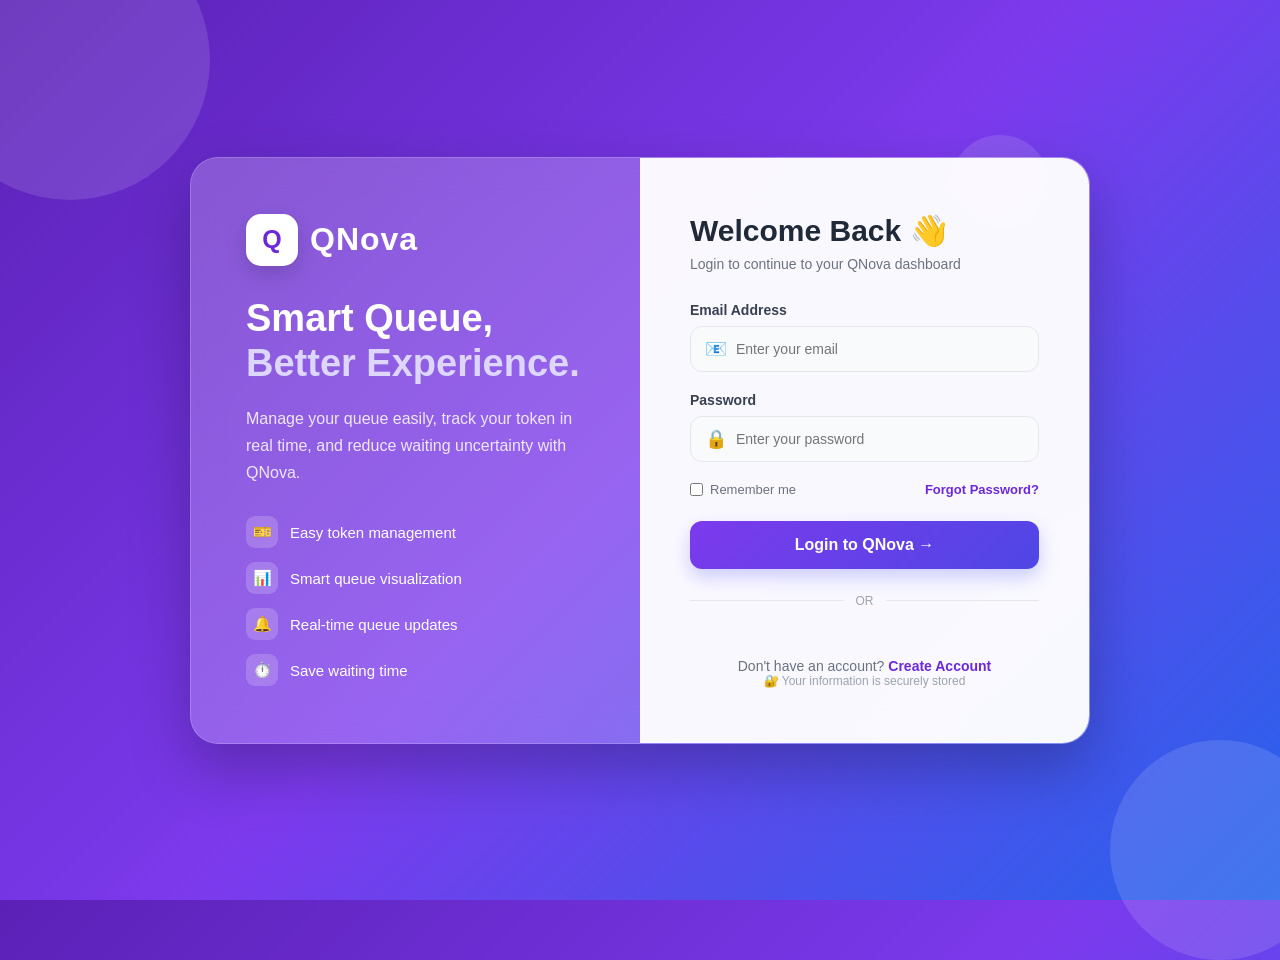
<file: index.html>
<!DOCTYPE html>
<html lang="en">
<head>
    <meta charset="UTF-8">
    <meta name="viewport" content="width=device-width, initial-scale=1.0">
    <title>QNova | Login</title>

    <style>
        * {
            margin: 0;
            padding: 0;
            box-sizing: border-box;
            font-family: "Segoe UI", Arial, sans-serif;
        }

        body {
            min-height: 100vh;
            display: flex;
            justify-content: center;
            align-items: center;
            background: linear-gradient(135deg, #5b21b6, #7c3aed, #2563eb);
            overflow: hidden;
            position: relative;
        }

        /* Background circles */
        .circle {
            position: absolute;
            border-radius: 50%;
            background: rgba(255, 255, 255, 0.12);
            animation: float 6s infinite ease-in-out;
        }

        .circle.one {
            width: 280px;
            height: 280px;
            top: -80px;
            left: -70px;
        }

        .circle.two {
            width: 220px;
            height: 220px;
            bottom: -60px;
            right: -50px;
            animation-delay: 2s;
        }

        .circle.three {
            width: 100px;
            height: 100px;
            top: 15%;
            right: 18%;
            animation-delay: 1s;
        }

        @keyframes float {
            0%, 100% {
                transform: translateY(0);
            }

            50% {
                transform: translateY(-20px);
            }
        }

        /* Main container */
        .login-container {
            width: 900px;
            max-width: 92%;
            min-height: 560px;
            display: flex;
            background: rgba(255, 255, 255, 0.15);
            backdrop-filter: blur(18px);
            -webkit-backdrop-filter: blur(18px);
            border: 1px solid rgba(255, 255, 255, 0.25);
            border-radius: 28px;
            overflow: hidden;
            box-shadow: 0 25px 60px rgba(0, 0, 0, 0.25);
            position: relative;
            z-index: 2;
        }

        /* Left side */
        .welcome-section {
            width: 50%;
            padding: 55px;
            color: white;
            display: flex;
            flex-direction: column;
            justify-content: center;
            background: rgba(255, 255, 255, 0.08);
        }

        .logo {
            display: flex;
            align-items: center;
            gap: 12px;
            margin-bottom: 30px;
        }

        .logo-icon {
            width: 52px;
            height: 52px;
            border-radius: 15px;
            background: white;
            color: #6d28d9;
            display: flex;
            justify-content: center;
            align-items: center;
            font-size: 25px;
            font-weight: bold;
            box-shadow: 0 8px 20px rgba(0,0,0,0.15);
        }

        .logo h1 {
            font-size: 32px;
            letter-spacing: 1px;
        }

        .welcome-section h2 {
            font-size: 38px;
            line-height: 1.2;
            margin-bottom: 18px;
        }

        .welcome-section h2 span {
            color: #ddd6fe;
        }

        .welcome-section p {
            font-size: 16px;
            line-height: 1.7;
            color: rgba(255,255,255,0.85);
            margin-bottom: 30px;
        }

        .features {
            display: flex;
            flex-direction: column;
            gap: 14px;
        }

        .feature {
            display: flex;
            align-items: center;
            gap: 12px;
            font-size: 15px;
        }

        .feature-icon {
            width: 32px;
            height: 32px;
            background: rgba(255,255,255,0.18);
            border-radius: 9px;
            display: flex;
            align-items: center;
            justify-content: center;
        }

        /* Right side */
        .login-section {
            width: 50%;
            background: rgba(255,255,255,0.96);
            padding: 55px 50px;
            display: flex;
            flex-direction: column;
            justify-content: center;
        }

        .login-section h2 {
            color: #1f2937;
            font-size: 30px;
            margin-bottom: 8px;
        }

        .login-subtitle {
            color: #6b7280;
            font-size: 14px;
            margin-bottom: 30px;
        }

        /* Form */
        .form-group {
            margin-bottom: 20px;
        }

        .form-group label {
            display: block;
            color: #374151;
            font-size: 14px;
            font-weight: 600;
            margin-bottom: 8px;
        }

        .input-box {
            position: relative;
        }

        .input-box span {
            position: absolute;
            left: 15px;
            top: 50%;
            transform: translateY(-50%);
            font-size: 18px;
        }

        .input-box input {
            width: 100%;
            padding: 14px 15px 14px 45px;
            border: 1.5px solid #e5e7eb;
            border-radius: 12px;
            outline: none;
            font-size: 14px;
            transition: 0.3s;
            background: #f9fafb;
        }

        .input-box input:focus {
            border-color: #7c3aed;
            background: white;
            box-shadow: 0 0 0 4px rgba(124,58,237,0.10);
        }

        .login-options {
            display: flex;
            justify-content: space-between;
            align-items: center;
            margin-bottom: 24px;
            font-size: 13px;
        }

        .remember {
            display: flex;
            align-items: center;
            gap: 7px;
            color: #6b7280;
        }

        .forgot {
            color: #6d28d9;
            text-decoration: none;
            font-weight: 600;
        }

        /* Login button */
        .login-btn {
            width: 100%;
            padding: 15px;
            border: none;
            border-radius: 12px;
            background: linear-gradient(135deg, #7c3aed, #4f46e5);
            color: white;
            font-size: 16px;
            font-weight: 600;
            cursor: pointer;
            transition: 0.3s;
            box-shadow: 0 8px 18px rgba(99,102,241,0.3);
        }

        .login-btn:hover {
            transform: translateY(-2px);
            box-shadow: 0 12px 25px rgba(99,102,241,0.4);
        }

        .signup-text {
            text-align: center;
            margin-top: 25px;
            color: #6b7280;
            font-size: 14px;
        }

        .signup-text a {
            color: #6d28d9;
            text-decoration: none;
            font-weight: 700;
        }

        .divider {
            display: flex;
            align-items: center;
            gap: 12px;
            margin: 25px 0;
            color: #9ca3af;
            font-size: 12px;
        }

        .divider::before,
        .divider::after {
            content: "";
            flex: 1;
            height: 1px;
            background: #e5e7eb;
        }

        .secure-text {
            text-align: center;
            color: #9ca3af;
            font-size: 12px;
        }

        /* Mobile */
        @media (max-width: 750px) {

            .login-container {
                flex-direction: column;
                min-height: auto;
            }

            .welcome-section,
            .login-section {
                width: 100%;
            }

            .welcome-section {
                padding: 35px;
            }

            .welcome-section h2 {
                font-size: 28px;
            }

            .features {
                display: none;
            }

            .login-section {
                padding: 40px 30px;
            }
        }
    </style>
</head>

<body>

    <!-- Background -->
    <div class="circle one"></div>
    <div class="circle two"></div>
    <div class="circle three"></div>

    <div class="login-container">

        <!-- LEFT SIDE -->
        <div class="welcome-section">

            <div class="logo">
                <div class="logo-icon">Q</div>
                <h1>QNova</h1>
            </div>

            <h2>
                Smart Queue,
                <span>Better Experience.</span>
            </h2>

            <p>
                Manage your queue easily, track your token in real time,
                and reduce waiting uncertainty with QNova.
            </p>

            <div class="features">

                <div class="feature">
                    <div class="feature-icon">🎫</div>
                    <span>Easy token management</span>
                </div>

                <div class="feature">
                    <div class="feature-icon">📊</div>
                    <span>Smart queue visualization</span>
                </div>

                <div class="feature">
                    <div class="feature-icon">🔔</div>
                    <span>Real-time queue updates</span>
                </div>

                <div class="feature">
                    <div class="feature-icon">⏱️</div>
                    <span>Save waiting time</span>
                </div>

            </div>

        </div>


        <!-- RIGHT SIDE -->
        <div class="login-section">

            <h2>Welcome Back 👋</h2>

            <p class="login-subtitle">
                Login to continue to your QNova dashboard
            </p>

            <form id="loginForm">

                <div class="form-group">

                    <label>Email Address</label>

                    <div class="input-box">
                        <span>📧</span>

                        <input
                            type="email"
                            id="email"
                            placeholder="Enter your email"
                            required
                        >
                    </div>

                </div>


                <div class="form-group">

                    <label>Password</label>

                    <div class="input-box">
                        <span>🔒</span>

                        <input
                            type="password"
                            id="password"
                            placeholder="Enter your password"
                            required
                        >
                    </div>

                </div>


                <div class="login-options">

                    <label class="remember">
                        <input type="checkbox">
                        Remember me
                    </label>

                    <a href="#" class="forgot">
                        Forgot Password?
                    </a>

                </div>


                <button type="submit" class="login-btn">
                    Login to QNova →
                </button>

            </form>


            <div class="divider">
                OR
            </div>


            <p class="signup-text">
                Don't have an account?
                <a href="signup.html">Create Account</a>
            </p>

            <p class="secure-text">
                🔐 Your information is securely stored
            </p>

        </div>

    </div>


    <!-- LOGIN SCRIPT -->
    <script>

        document.getElementById("loginForm").addEventListener("submit", function(event) {

            event.preventDefault();

            const email = document.getElementById("email").value.trim();
            const password = document.getElementById("password").value.trim();

            if (email === "" || password === "") {
                alert("Please enter your email and password.");
                return;
            }

            // Save login information
            localStorage.setItem("qNovaEmail", email);

            // Get name from email
            const name = email.split("@")[0];

            localStorage.setItem("qNovaName", name);

            // Go to dashboard
            window.location.href = "dashboard.html";

        });

    </script>

</body>
</html>
</file>
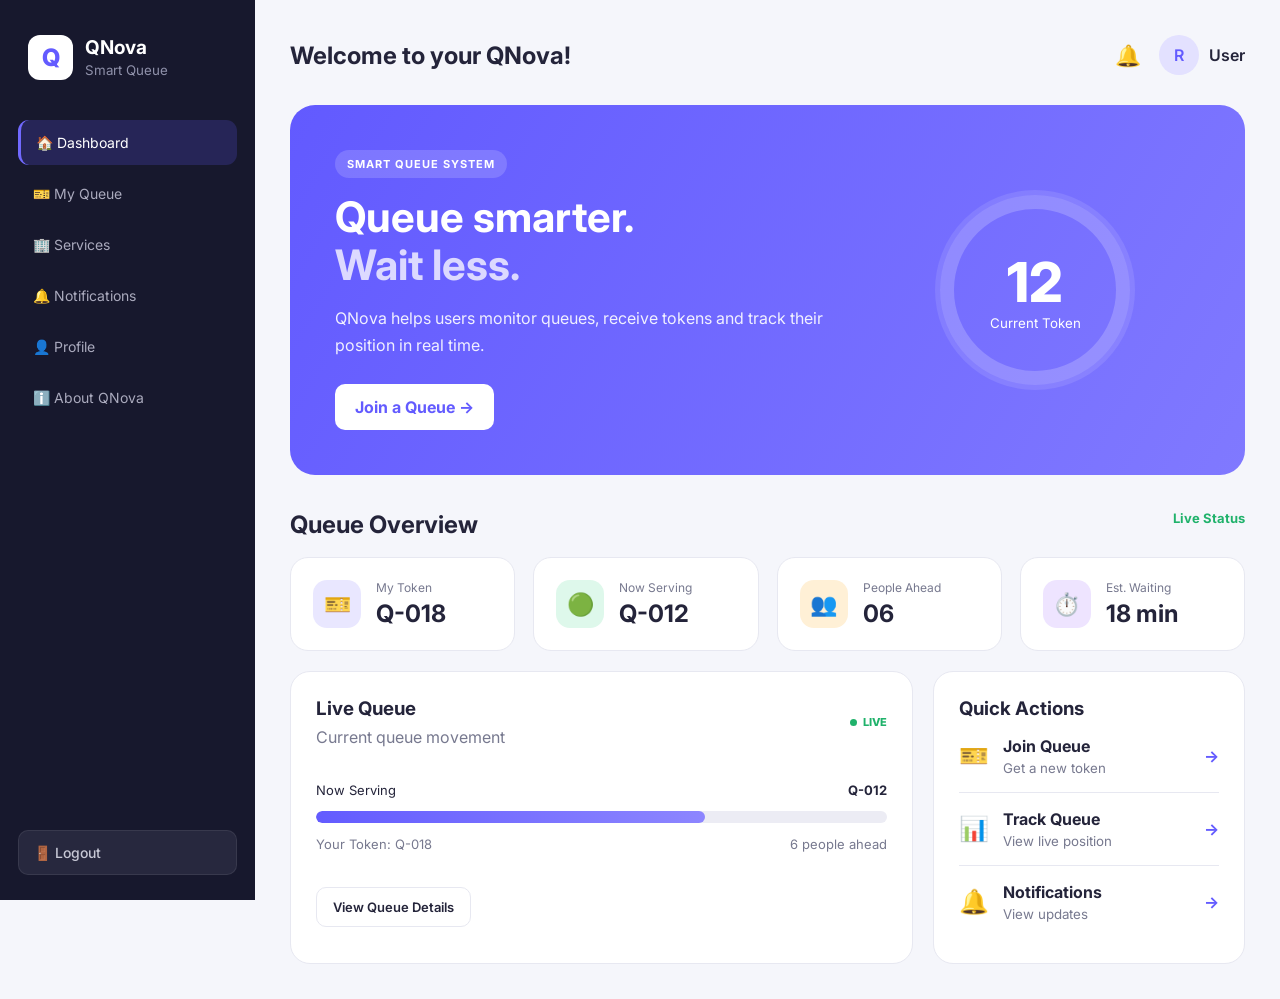
<file: dashboard.html>
<!DOCTYPE html>
<html lang="en">
<head>
    <meta charset="UTF-8">
    <meta name="viewport" content="width=device-width, initial-scale=1.0">
    <title>QNova | Dashboard</title>
    <link rel="stylesheet" href="style.css">
</head>

<body>

<div class="app">

    <aside class="sidebar">

        <div class="brand">
            <div class="logo small">Q</div>
            <div>
                <h2>QNova</h2>
                <small>Smart Queue</small>
            </div>
        </div>

        <nav>
            <a class="active" href="dashboard.html">🏠 Dashboard</a>
            <a href="queue.html">🎫 My Queue</a>
            <a href="services.html">🏢 Services</a>
            <a href="notifications.html">🔔 Notifications</a>
            <a href="profile.html">👤 Profile</a>
            <a href="about.html">ℹ️ About QNova</a>
        </nav>

        <div class="sidebar-bottom">
            <button onclick="logoutUser()" class="logout-btn">
                🚪 Logout
            </button>
        </div>

    </aside>

    <main class="main">

        <header class="topbar">
            <div>
                
                <h2 >  Welcome to your QNova!</h2>
            </div>

            <div class="top-actions">
                <a href="notifications.html" class="notification">🔔</a>
                <div class="user-mini">
                    <div class="avatar">R</div>
                    <span id="userName">User</span>
                </div>
            </div>
        </header>

        <section class="hero">

            <div>
                <span class="badge">SMART QUEUE SYSTEM</span>

                <h2>Queue smarter.<br>
                    <span>Wait less.</span>
                </h2>

                <p>
                    QNova helps users monitor queues, receive tokens
                    and track their position in real time.
                </p>

                <a href="services.html" class="hero-btn">
                    Join a Queue →
                </a>
            </div>

            <div class="hero-visual">
                <div class="circle">
                    <div class="queue-number">12</div>
                    <small>Current Token</small>
                </div>
            </div>

        </section>

        <div class="section-title">
            <h2>Queue Overview</h2>
            <span>Live Status</span>
        </div>

        <section class="stats-grid">

            <div class="stat-card">
                <div class="stat-icon">🎫</div>
                <div>
                    <p>My Token</p>
                    <h2>Q-018</h2>
                </div>
            </div>

            <div class="stat-card">
                <div class="stat-icon green">🟢</div>
                <div>
                    <p>Now Serving</p>
                    <h2>Q-012</h2>
                </div>
            </div>

            <div class="stat-card">
                <div class="stat-icon orange">👥</div>
                <div>
                    <p>People Ahead</p>
                    <h2>06</h2>
                </div>
            </div>

            <div class="stat-card">
                <div class="stat-icon purple">⏱️</div>
                <div>
                    <p>Est. Waiting</p>
                    <h2>18 min</h2>
                </div>
            </div>

        </section>

        <section class="dashboard-grid">

            <div class="panel">

                <div class="panel-header">
                    <div>
                        <h3>Live Queue</h3>
                        <p class="muted">Current queue movement</p>
                    </div>

                    <span class="live">
                        <i></i> LIVE
                    </span>
                </div>

                <div class="queue-progress">
                    <div class="progress-info">
                        <span>Now Serving</span>
                        <strong>Q-012</strong>
                    </div>

                    <div class="progress-bar">
                        <div style="width:68%"></div>
                    </div>

                    <div class="queue-end">
                        <span>Your Token: Q-018</span>
                        <span>6 people ahead</span>
                    </div>
                </div>

                <a href="queue.html" class="outline-btn">
                    View Queue Details
                </a>

            </div>

            <div class="panel quick-panel">

                <h3>Quick Actions</h3>

                <a href="services.html" class="quick-item">
                    <span>🎫</span>
                    <div>
                        <strong>Join Queue</strong>
                        <small>Get a new token</small>
                    </div>
                    <b>→</b>
                </a>

                <a href="queue.html" class="quick-item">
                    <span>📊</span>
                    <div>
                        <strong>Track Queue</strong>
                        <small>View live position</small>
                    </div>
                    <b>→</b>
                </a>

                <a href="notifications.html" class="quick-item">
                    <span>🔔</span>
                    <div>
                        <strong>Notifications</strong>
                        <small>View updates</small>
                    </div>
                    <b>→</b>
                </a>

            </div>

        </section>

    </main>

</div>
<script>
function logoutUser() {
    const confirmLogout = confirm("Are you sure you want to logout from QNova?");

    if (confirmLogout) {
        // Clear login information
        localStorage.clear();
        sessionStorage.clear();

        // Go back to the login/home page
        window.location.href = "index.html";
    }
}
</script>
</body>
</html>

</body>
</html>
</file>
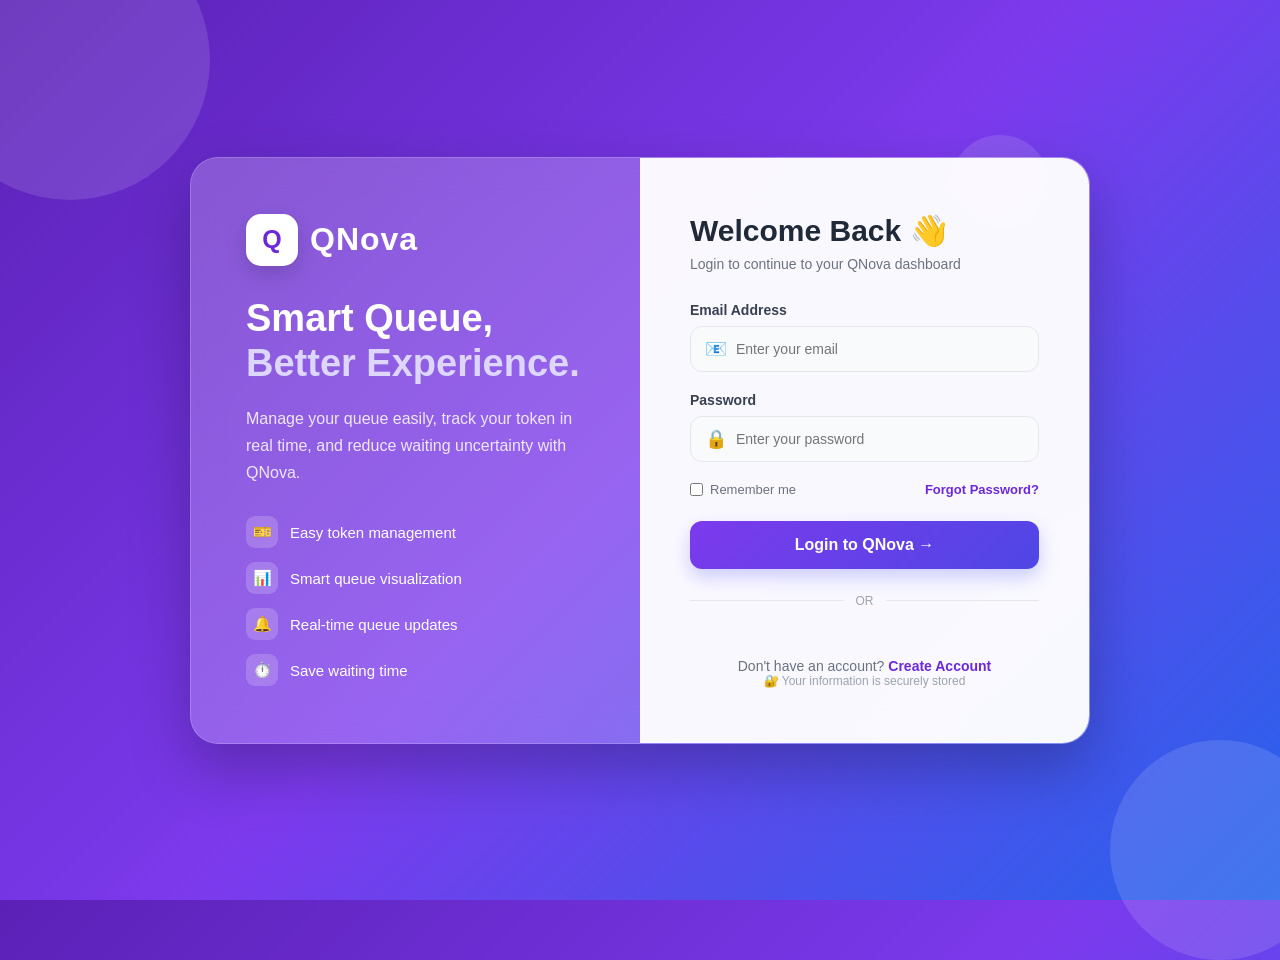
<file: home.html>
<!DOCTYPE html>
<html lang="en">
<head>
    <meta charset="UTF-8">
    <meta name="viewport" content="width=device-width, initial-scale=1.0">

    <title>QNova- Home</title>

    <style>
        * {
            margin: 0;
            padding: 0;
            box-sizing: border-box;
            font-family: Arial, sans-serif;
        }

        body {
            background: #f1f5f9;
            min-height: 100vh;
        }

        /* Navbar */

        .navbar {
            background: #2563eb;
            color: white;
            padding: 18px 7%;
            display: flex;
            justify-content: space-between;
            align-items: center;
        }

        .navbar h2 {
            font-size: 24px;
        }

        .logout-btn {
            background: white;
            color: #2563eb;
            border: none;
            padding: 9px 18px;
            border-radius: 6px;
            cursor: pointer;
            font-weight: bold;
        }

        .logout-btn:hover {
            background: #e2e8f0;
        }

        /* Main Container */

        .container {
            width: 90%;
            max-width: 1000px;
            margin: 40px auto;
        }

        /* Information Cards */

        .cards {
            display: grid;
            grid-template-columns: repeat(3, 1fr);
            gap: 20px;
            margin-bottom: 30px;
        }

        .card {
            background: white;
            padding: 25px;
            border-radius: 12px;
            text-align: center;
            box-shadow: 0 4px 12px rgba(0, 0, 0, 0.08);
        }

        .card h3 {
            color: #64748b;
            margin-bottom: 15px;
            font-size: 16px;
        }

        .card .number {
            font-size: 35px;
            font-weight: bold;
            color: #2563eb;
        }

        /* Get Token Section */

        .token-section {
            background: white;
            padding: 30px;
            border-radius: 12px;
            text-align: center;
            margin-bottom: 30px;
            box-shadow: 0 4px 12px rgba(0, 0, 0, 0.08);
        }

        .token-section h2 {
            margin-bottom: 20px;
            color: #1e293b;
        }

        .get-token-btn {
            padding: 15px 40px;
            background: #16a34a;
            color: white;
            border: none;
            border-radius: 8px;
            font-size: 18px;
            font-weight: bold;
            cursor: pointer;
        }

        .get-token-btn:hover {
            background: #15803d;
        }

        .get-token-btn:disabled {
            background: #94a3b8;
            cursor: not-allowed;
        }

        /* Queue Section */

        .queue-section {
            background: white;
            padding: 30px;
            border-radius: 12px;
            box-shadow: 0 4px 12px rgba(0, 0, 0, 0.08);
        }

        .queue-section h2 {
            text-align: center;
            margin-bottom: 25px;
            color: #1e293b;
        }

        .queue {
            display: flex;
            justify-content: center;
            align-items: center;
            gap: 15px;
            flex-wrap: wrap;
        }

        .queue-item {
            width: 70px;
            height: 70px;
            border-radius: 50%;
            background: #e2e8f0;

            display: flex;
            justify-content: center;
            align-items: center;

            font-weight: bold;
            color: #334155;
        }

        /* Current Token */

        .queue-item.current {
            background: #2563eb;
            color: white;
            transform: scale(1.15);
        }

        /* User Token */

        .queue-item.user {
            background: #16a34a;
            color: white;
            transform: scale(1.15);
        }

        .status {
            text-align: center;
            margin-top: 25px;
            color: #64748b;
        }

        /* Mobile Responsive */

        @media (max-width: 700px) {

            .cards {
                grid-template-columns: 1fr;
            }

            .navbar {
                padding: 15px 5%;
            }

            .container {
                width: 92%;
            }
        }
    </style>
</head>

<body>

    <!-- Navbar -->

    <nav class="navbar">

        <h2>Smart Queue</h2>

        <button class="logout-btn" onclick="logout()">
            Logout
        </button>

    </nav>


    <!-- Main Content -->

    <main class="container">


        <!-- Queue Information -->

        <div class="cards">

            <div class="card">

                <h3>Your Token</h3>

                <div class="number" id="userToken">
                    --
                </div>

            </div>


            <div class="card">

                <h3>Your Queue Position</h3>

                <div class="number" id="queuePosition">
                    --
                </div>

            </div>


            <div class="card">

                <h3>People Waiting</h3>

                <div class="number" id="peopleWaiting">
                    5
                </div>

            </div>

        </div>


        <!-- Get Token -->

        <div class="token-section">

            <h2>Get Your Queue Token</h2>

            <button
                class="get-token-btn"
                onclick="getToken()"
                id="tokenButton"
            >
                Get Token
            </button>

        </div>


        <!-- Live Queue -->

        <div class="queue-section">

            <h2>Live Queue</h2>

            <div class="queue" id="queue">

                <div class="queue-item current">
                    101
                </div>

                <div class="queue-item">
                    102
                </div>

                <div class="queue-item">
                    103
                </div>

                <div class="queue-item">
                    104
                </div>

                <div class="queue-item">
                    105
                </div>

            </div>

            <p class="status" id="status">
                Click "Get Token" to join the queue.
            </p>

        </div>

    </main>


    <script>

        /* Check Login */

        if (localStorage.getItem("loggedIn") !== "true") {

            window.location.href = "index.html";

        }


        /* Queue Variables */

        let nextToken = 106;

        let currentToken = 101;

        let userToken = null;


        /* Get Token */

        function getToken() {

            if (userToken !== null) {

                alert("You already have a token: " + userToken);

                return;

            }


            // Generate token

            userToken = nextToken;

            nextToken++;


            // Calculate queue position

            const position = userToken - currentToken;


            // Update Your Token

            document.getElementById("userToken").textContent =
                userToken;


            // Update Queue Position

            document.getElementById("queuePosition").textContent =
                position;


            // Update People Waiting

            document.getElementById("peopleWaiting").textContent =
                position;


            // Disable button

            const button =
                document.getElementById("tokenButton");

            button.disabled = true;

            button.textContent = "Token Generated";


            // Add user's token to queue

            const queue =
                document.getElementById("queue");

            const newToken =
                document.createElement("div");

            newToken.classList.add(
                "queue-item",
                "user"
            );

            newToken.textContent = userToken;

            queue.appendChild(newToken);


            // Update status

            document.getElementById("status").textContent =
                "Your token is " +
                userToken +
                ". You are currently #" +
                position +
                " in the queue.";

        }


        /* Logout */

        function logout() {

            localStorage.removeItem("loggedIn");

            localStorage.removeItem("username");

            window.location.href = "login.html";

        }

    </script>

</body>
</html>
</file>
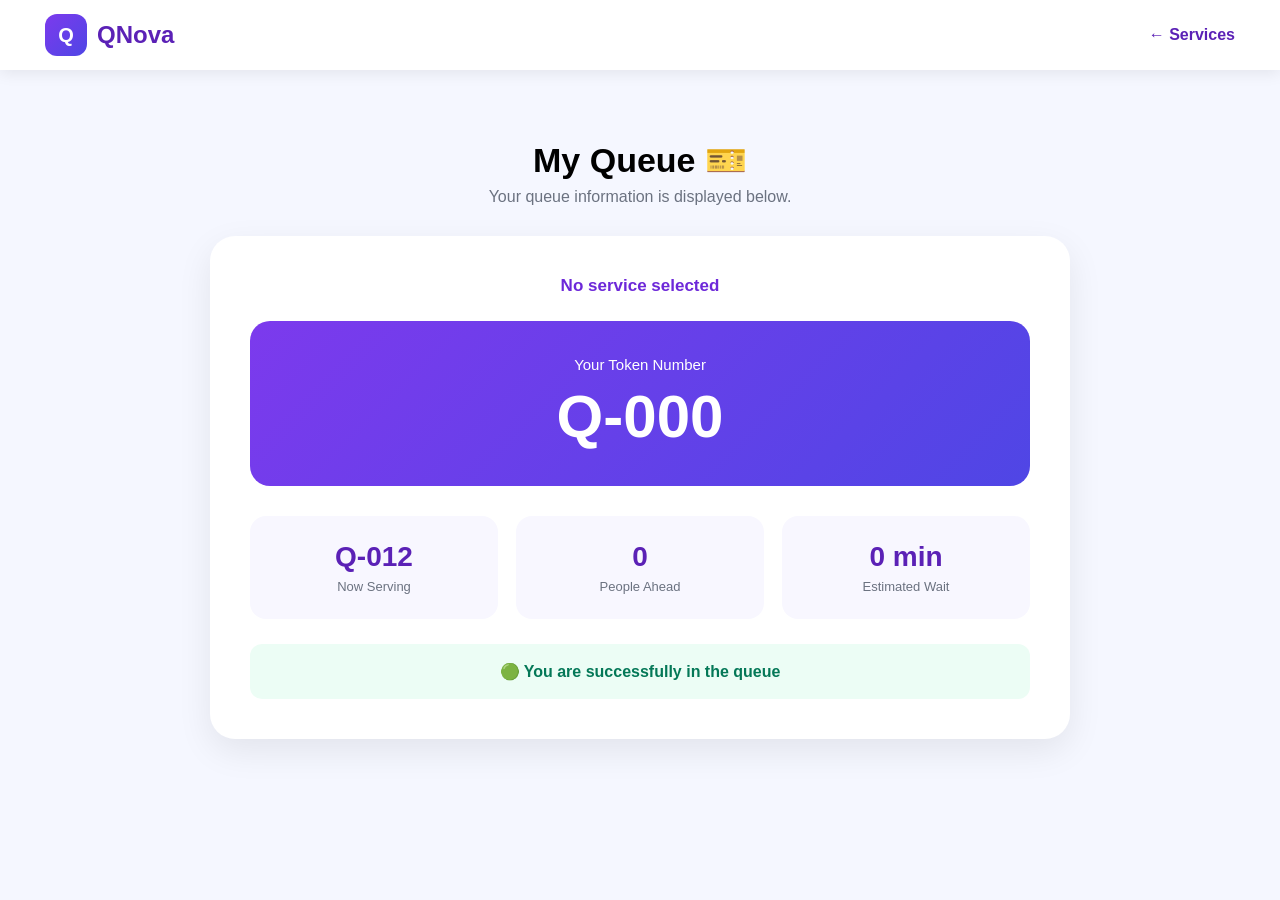
<file: queue.html>
<!DOCTYPE html>
<html lang="en">
<head>
    <meta charset="UTF-8">
    <meta name="viewport" content="width=device-width, initial-scale=1.0">

    <title>QNova | My Queue</title>

    <style>

        * {
            margin: 0;
            padding: 0;
            box-sizing: border-box;
            font-family: "Segoe UI", Arial, sans-serif;
        }

        body {
            min-height: 100vh;
            background: #f5f7ff;
        }

        .navbar {
            height: 70px;
            background: white;
            display: flex;
            justify-content: space-between;
            align-items: center;
            padding: 0 45px;
            box-shadow: 0 3px 15px rgba(0,0,0,0.08);
        }

        .logo {
            display: flex;
            align-items: center;
            gap: 10px;
        }

        .logo-box {
            width: 42px;
            height: 42px;
            border-radius: 12px;
            background: linear-gradient(135deg,#7c3aed,#4f46e5);
            color: white;
            display: flex;
            justify-content: center;
            align-items: center;
            font-weight: bold;
            font-size: 20px;
        }

        .logo h2 {
            color: #5b21b6;
        }

        .back {
            text-decoration: none;
            color: #5b21b6;
            font-weight: 600;
        }

        .container {
            max-width: 900px;
            margin: 50px auto;
            padding: 20px;
        }

        .title {
            text-align: center;
            margin-bottom: 30px;
        }

        .title h1 {
            font-size: 34px;
            margin-bottom: 8px;
        }

        .title p {
            color: #6b7280;
        }

        .queue-card {
            background: white;
            border-radius: 25px;
            padding: 40px;
            box-shadow: 0 12px 35px rgba(0,0,0,0.08);
        }

        .service {
            text-align: center;
            color: #6d28d9;
            font-weight: 600;
            font-size: 17px;
            margin-bottom: 25px;
        }

        .token {
            text-align: center;
            background: linear-gradient(135deg,#7c3aed,#4f46e5);
            color: white;
            padding: 35px;
            border-radius: 20px;
            margin-bottom: 30px;
        }

        .token small {
            font-size: 15px;
        }

        .token h2 {
            font-size: 60px;
            margin-top: 8px;
        }

        .stats {
            display: grid;
            grid-template-columns: repeat(3,1fr);
            gap: 18px;
        }

        .stat {
            background: #f8f7ff;
            padding: 25px 15px;
            border-radius: 16px;
            text-align: center;
        }

        .stat h3 {
            font-size: 28px;
            color: #5b21b6;
            margin-bottom: 6px;
        }

        .stat p {
            color: #6b7280;
            font-size: 13px;
        }

        .status {
            margin-top: 25px;
            padding: 18px;
            text-align: center;
            background: #ecfdf5;
            color: #047857;
            border-radius: 12px;
            font-weight: 600;
        }

        @media(max-width:600px) {

            .stats {
                grid-template-columns: 1fr;
            }

            .navbar {
                padding: 0 20px;
            }

            .queue-card {
                padding: 25px;
            }

        }

    </style>

</head>

<body>

    <div class="navbar">

        <div class="logo">

            <div class="logo-box">
                Q
            </div>

            <h2>QNova</h2>

        </div>

        <a href="services.html" class="back">
            ← Services
        </a>

    </div>


    <div class="container">

        <div class="title">

            <h1>My Queue 🎫</h1>

            <p>
                Your queue information is displayed below.
            </p>

        </div>


        <div class="queue-card">

            <div class="service" id="serviceName">
                Loading service...
            </div>


            <div class="token">

                <small>Your Token Number</small>

                <h2 id="tokenNumber">
                    Q-000
                </h2>

            </div>


            <div class="stats">

                <div class="stat">

                    <h3 id="currentToken">
                        Q-012
                    </h3>

                    <p>
                        Now Serving
                    </p>

                </div>


                <div class="stat">

                    <h3 id="peopleAhead">
                        0
                    </h3>

                    <p>
                        People Ahead
                    </p>

                </div>


                <div class="stat">

                    <h3 id="waitTime">
                        0 min
                    </h3>

                    <p>
                        Estimated Wait
                    </p>

                </div>

            </div>


            <div class="status">
                🟢 You are successfully in the queue
            </div>

        </div>

    </div>


    <script>

        // Get saved information
        const service =
            localStorage.getItem("qNovaService");

        const token =
            localStorage.getItem("qNovaToken");

        const currentToken =
            localStorage.getItem("qNovaCurrentToken");

        const peopleAhead =
            localStorage.getItem("qNovaPeopleAhead");

        const waitTime =
            localStorage.getItem("qNovaWaitTime");


        // Display information
        document.getElementById("serviceName").textContent =
            service || "No service selected";

        document.getElementById("tokenNumber").textContent =
            token || "Q-000";

        document.getElementById("currentToken").textContent =
            currentToken || "Q-012";

        document.getElementById("peopleAhead").textContent =
            peopleAhead || "0";

        document.getElementById("waitTime").textContent =
            (waitTime || "0") + " min";

    </script>

</body>
</html>
</file>
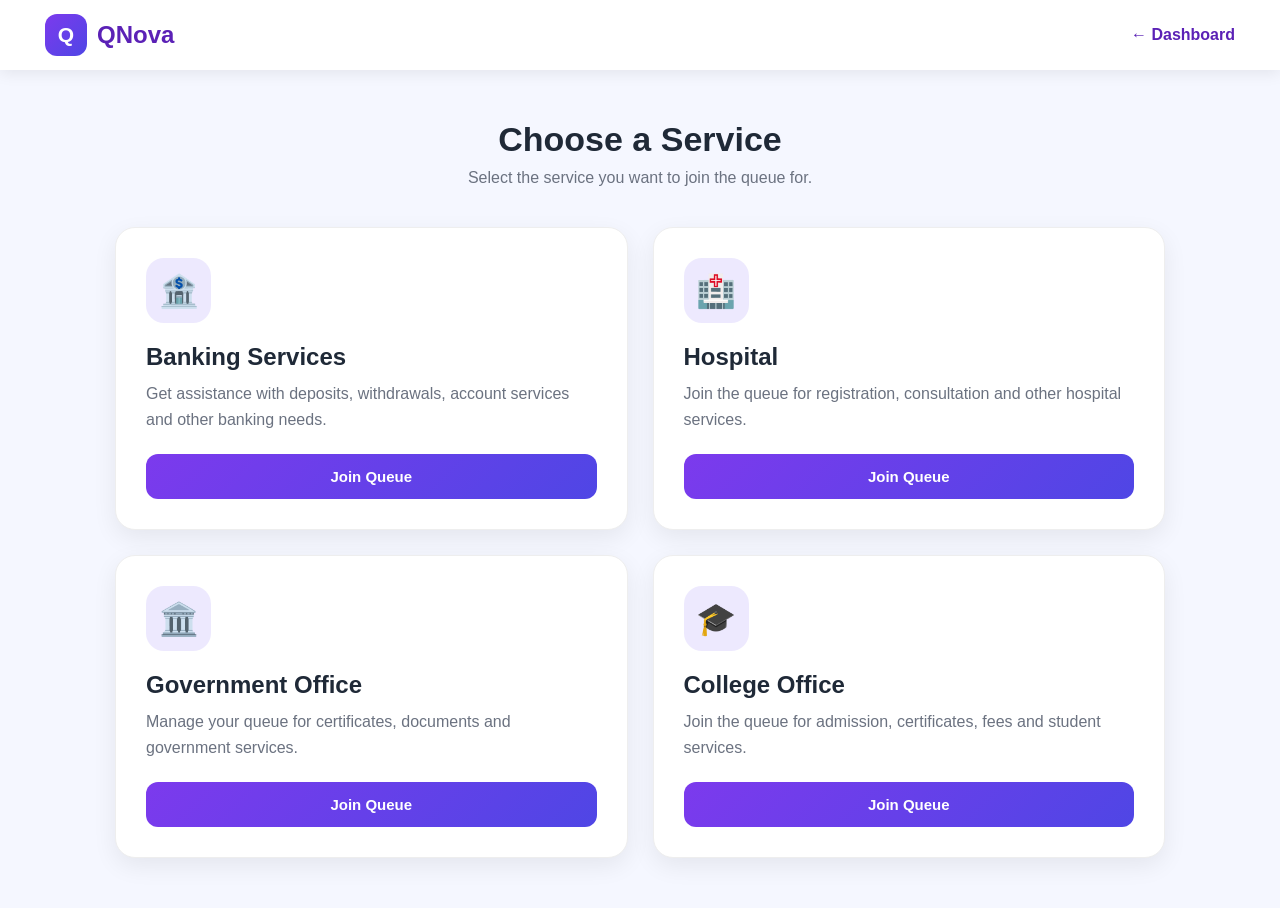
<file: services.html>
<!DOCTYPE html>
<html lang="en">
<head>
    <meta charset="UTF-8">
    <meta name="viewport" content="width=device-width, initial-scale=1.0">
    <title>QNova | Services</title>

    <style>

        * {
            margin: 0;
            padding: 0;
            box-sizing: border-box;
            font-family: "Segoe UI", Arial, sans-serif;
        }

        body {
            background: #f5f7ff;
            color: #1f2937;
        }

        /* =========================
           NAVBAR
        ========================= */

        .navbar {
            height: 70px;
            background: white;
            display: flex;
            align-items: center;
            justify-content: space-between;
            padding: 0 45px;
            box-shadow: 0 3px 15px rgba(0,0,0,0.08);
        }

        .logo {
            display: flex;
            align-items: center;
            gap: 10px;
        }

        .logo-box {
            width: 42px;
            height: 42px;
            border-radius: 12px;
            background: linear-gradient(135deg, #7c3aed, #4f46e5);
            color: white;
            display: flex;
            justify-content: center;
            align-items: center;
            font-size: 21px;
            font-weight: bold;
        }

        .logo h2 {
            color: #5b21b6;
        }

        .back-btn {
            text-decoration: none;
            color: #5b21b6;
            font-weight: 600;
        }

        /* =========================
           MAIN
        ========================= */

        .container {
            max-width: 1100px;
            margin: 50px auto;
            padding: 0 25px;
        }

        .heading {
            text-align: center;
            margin-bottom: 40px;
        }

        .heading h1 {
            font-size: 34px;
            color: #1f2937;
            margin-bottom: 10px;
        }

        .heading p {
            color: #6b7280;
        }

        /* =========================
           SERVICES
        ========================= */

        .services {
            display: grid;
            grid-template-columns: repeat(2, 1fr);
            gap: 25px;
        }

        .service-card {
            background: white;
            padding: 30px;
            border-radius: 20px;
            box-shadow: 0 8px 25px rgba(0,0,0,0.07);
            transition: 0.3s;
            border: 1px solid #eee;
        }

        .service-card:hover {
            transform: translateY(-6px);
            box-shadow: 0 15px 35px rgba(91,33,182,0.15);
        }

        .service-icon {
            width: 65px;
            height: 65px;
            border-radius: 18px;
            background: #ede9fe;
            display: flex;
            justify-content: center;
            align-items: center;
            font-size: 32px;
            margin-bottom: 20px;
        }

        .service-card h2 {
            margin-bottom: 10px;
        }

        .service-card p {
            color: #6b7280;
            line-height: 1.6;
            margin-bottom: 22px;
        }

        .join-btn {
            width: 100%;
            border: none;
            padding: 14px;
            border-radius: 12px;
            background: linear-gradient(135deg, #7c3aed, #4f46e5);
            color: white;
            font-size: 15px;
            font-weight: 600;
            cursor: pointer;
            transition: 0.3s;
        }

        .join-btn:hover {
            transform: translateY(-2px);
            box-shadow: 0 8px 20px rgba(79,70,229,0.3);
        }

        /* =========================
           SUCCESS POPUP
        ========================= */

        .popup-overlay {
            position: fixed;
            inset: 0;

            background: rgba(31, 41, 55, 0.55);

            backdrop-filter: blur(6px);

            display: flex;
            justify-content: center;
            align-items: center;

            z-index: 9999;

            opacity: 0;
            visibility: hidden;

            transition: 0.3s ease;
        }

        .popup-overlay.show {
            opacity: 1;
            visibility: visible;
        }

        .success-popup {
            width: 420px;
            max-width: 90%;

            background: white;

            border-radius: 24px;

            padding: 35px;

            text-align: center;

            position: relative;

            box-shadow: 0 25px 60px rgba(0, 0, 0, 0.2);

            transform: scale(0.8) translateY(20px);

            transition: 0.3s ease;
        }

        .popup-overlay.show .success-popup {
            transform: scale(1) translateY(0);
        }

        /* Close button */

        .close-btn {
            position: absolute;

            right: 18px;
            top: 15px;

            width: 32px;
            height: 32px;

            border: none;

            background: #f3f4f6;

            border-radius: 50%;

            font-size: 22px;

            color: #6b7280;

            cursor: pointer;

            transition: 0.2s;
        }

        .close-btn:hover {
            background: #ede9fe;
            color: #5b21b6;
        }

        /* Success icon */

        .success-icon {
            width: 75px;
            height: 75px;

            margin: 0 auto 20px;

            border-radius: 50%;

            background: linear-gradient(
                135deg,
                #7c3aed,
                #4f46e5
            );

            color: white;

            display: flex;
            align-items: center;
            justify-content: center;

            font-size: 40px;

            font-weight: bold;

            box-shadow: 0 10px 25px rgba(79, 70, 229, 0.3);

            animation: popSuccess 0.5s ease;
        }

        @keyframes popSuccess {

            0% {
                transform: scale(0);
            }

            70% {
                transform: scale(1.15);
            }

            100% {
                transform: scale(1);
            }

        }

        /* Popup heading */

        .success-popup h2 {
            color: #1f2937;

            font-size: 23px;

            margin-bottom: 8px;
        }

        .popup-subtitle {
            color: #6b7280;

            margin-bottom: 25px;
        }

        /* Queue information */

        .queue-info {
            background: #f5f3ff;

            border-radius: 16px;

            padding: 5px 18px;

            margin-bottom: 25px;
        }

        .info-row {
            display: flex;

            justify-content: space-between;

            align-items: center;

            padding: 14px 0;

            border-bottom: 1px solid #ddd6fe;
        }

        .info-row:last-child {
            border-bottom: none;
        }

        .info-row span {
            color: #6b7280;

            font-size: 14px;
        }

        .info-row strong {
            color: #1f2937;

            font-size: 14px;
        }

        .info-row .token {
            color: #6d28d9;

            font-size: 18px;

            font-weight: 700;
        }

        /* View Queue button */

        .continue-btn {
            width: 100%;

            border: none;

            padding: 14px;

            border-radius: 12px;

            background: linear-gradient(
                135deg,
                #7c3aed,
                #4f46e5
            );

            color: white;

            font-size: 15px;

            font-weight: 600;

            cursor: pointer;

            transition: 0.3s;
        }

        .continue-btn:hover {
            transform: translateY(-2px);

            box-shadow:
                0 8px 20px rgba(79,70,229,0.3);
        }

        /* =========================
           RESPONSIVE
        ========================= */

        @media(max-width: 700px) {

            .services {
                grid-template-columns: 1fr;
            }

            .navbar {
                padding: 0 20px;
            }

        }

        @media(max-width: 500px) {

            .success-popup {
                padding: 30px 20px;
            }

            .success-popup h2 {
                font-size: 20px;
            }

        }

    </style>
</head>

<body>


    <!-- =========================
         NAVBAR
    ========================= -->

    <div class="navbar">

        <div class="logo">

            <div class="logo-box">
                Q
            </div>

            <h2>
                QNova
            </h2>

        </div>


        <a href="dashboard.html" class="back-btn">
            ← Dashboard
        </a>

    </div>


    <!-- =========================
         MAIN CONTENT
    ========================= -->

    <div class="container">

        <div class="heading">

            <h1>
                Choose a Service
            </h1>

            <p>
                Select the service you want to join the queue for.
            </p>

        </div>


        <div class="services">


            <!-- =========================
                 BANKING
            ========================= -->

            <div class="service-card">

                <div class="service-icon">
                    🏦
                </div>

                <h2>
                    Banking Services
                </h2>

                <p>
                    Get assistance with deposits, withdrawals,
                    account services and other banking needs.
                </p>

                <button
                    class="join-btn"
                    onclick="joinQueue('Banking Services')">

                    Join Queue

                </button>

            </div>


            <!-- =========================
                 HOSPITAL
            ========================= -->

            <div class="service-card">

                <div class="service-icon">
                    🏥
                </div>

                <h2>
                    Hospital
                </h2>

                <p>
                    Join the queue for registration,
                    consultation and other hospital services.
                </p>

                <button
                    class="join-btn"
                    onclick="joinQueue('Hospital')">

                    Join Queue

                </button>

            </div>


            <!-- =========================
                 GOVERNMENT
            ========================= -->

            <div class="service-card">

                <div class="service-icon">
                    🏛️
                </div>

                <h2>
                    Government Office
                </h2>

                <p>
                    Manage your queue for certificates,
                    documents and government services.
                </p>

                <button
                    class="join-btn"
                    onclick="joinQueue('Government Office')">

                    Join Queue

                </button>

            </div>


            <!-- =========================
                 COLLEGE
            ========================= -->

            <div class="service-card">

                <div class="service-icon">
                    🎓
                </div>

                <h2>
                    College Office
                </h2>

                <p>
                    Join the queue for admission,
                    certificates, fees and student services.
                </p>

                <button
                    class="join-btn"
                    onclick="joinQueue('College Office')">

                    Join Queue

                </button>

            </div>


        </div>

    </div>


    <!-- =========================
         SUCCESS POPUP
    ========================= -->

    <div class="popup-overlay" id="successPopup">

        <div class="success-popup">


            <!-- Close -->

            <button
                class="close-btn"
                onclick="closePopup()">

                ×

            </button>


            <!-- Success Icon -->

            <div class="success-icon">
                ✓
            </div>


            <h2>
                Queue Joined Successfully!
            </h2>


            <p class="popup-subtitle">
                You have successfully joined the queue.
            </p>


            <!-- Queue Information -->

            <div class="queue-info">


                <div class="info-row">

                    <span>
                        Service
                    </span>

                    <strong id="popupService">
                        Banking Services
                    </strong>

                </div>


                <div class="info-row">

                    <span>
                        Your Token
                    </span>

                    <strong
                        class="token"
                        id="popupToken">

                        Q-123

                    </strong>

                </div>


                <div class="info-row">

                    <span>
                        People Ahead
                    </span>

                    <strong>
                        6 People
                    </strong>

                </div>


                <div class="info-row">

                    <span>
                        Estimated Wait
                    </span>

                    <strong>
                        18 Minutes
                    </strong>

                </div>


            </div>


            <!-- View Queue -->

            <button
                class="continue-btn"
                onclick="goToQueue()">

                View My Queue

            </button>


        </div>

    </div>


    <!-- =========================
         JAVASCRIPT
    ========================= -->

    <script>

        function joinQueue(serviceName) {


            // Create a random token

            const tokenNumber =
                "Q-" + Math.floor(100 + Math.random() * 900);


            // Save selected service

            localStorage.setItem(
                "qNovaService",
                serviceName
            );


            // Save token

            localStorage.setItem(
                "qNovaToken",
                tokenNumber
            );


            // Save current token

            localStorage.setItem(
                "qNovaCurrentToken",
                "Q-012"
            );


            // Save people ahead

            localStorage.setItem(
                "qNovaPeopleAhead",
                "6"
            );


            // Save estimated waiting time

            localStorage.setItem(
                "qNovaWaitTime",
                "18"
            );


            // Put selected service into popup

            document.getElementById(
                "popupService"
            ).textContent = serviceName;


            // Put generated token into popup

            document.getElementById(
                "popupToken"
            ).textContent = tokenNumber;


            // Show designed popup

            document.getElementById(
                "successPopup"
            ).classList.add("show");

        }


        // Close popup

        function closePopup() {

            document.getElementById(
                "successPopup"
            ).classList.remove("show");

        }


        // Open queue page

        function goToQueue() {

            window.location.href =
                "queue.html";

        }

    </script>

</body>
</html>
</file>
<file: style.css>
@import url('https://fonts.googleapis.com/css2?family=Inter:wght@400;500;600;700;800&display=swap');

* {
    margin: 0;
    padding: 0;
    box-sizing: border-box;
}

:root {
    --primary: #635bff;
    --primary-dark: #4b43d6;
    --dark: #15162b;
    --text: #24243a;
    --muted: #77798f;
    --bg: #f5f6fb;
    --white: #ffffff;
    --border: #e7e8f1;
    --green: #20b26b;
    --orange: #f59e0b;
    --purple: #8b5cf6;
}

body {
    font-family: 'Inter', sans-serif;
    background: var(--bg);
    color: var(--text);
}

a {
    text-decoration: none;
    color: inherit;
}

button,
input,
select {
    font-family: inherit;
}

/* ================= AUTH ================= */

.auth-body {
    min-height: 100vh;
    display: flex;
    justify-content: center;
    align-items: center;
    background:
        radial-gradient(circle at top left, #dcd9ff, transparent 35%),
        radial-gradient(circle at bottom right, #d8f5ff, transparent 35%),
        #f6f7fc;
}

.auth-container {
    width: 950px;
    min-height: 570px;
    display: grid;
    grid-template-columns: 1fr 1fr;
    background: white;
    border-radius: 30px;
    overflow: hidden;
    box-shadow: 0 30px 80px rgba(31, 33, 60, 0.15);
}

.auth-brand {
    padding: 70px 55px;
    background: linear-gradient(145deg, #635bff, #443bd1);
    color: white;
    position: relative;
    overflow: hidden;
}

.auth-brand::before {
    content: "";
    width: 300px;
    height: 300px;
    border-radius: 50%;
    position: absolute;
    right: -120px;
    bottom: -120px;
    background: rgba(255,255,255,0.1);
}

.auth-brand h1 {
    font-size: 48px;
    margin-top: 20px;
}

.auth-brand p {
    opacity: .85;
}

.logo {
    width: 65px;
    height: 65px;
    display: flex;
    justify-content: center;
    align-items: center;
    background: white;
    color: var(--primary);
    font-size: 35px;
    font-weight: 800;
    border-radius: 18px;
}

.logo.small {
    width: 45px;
    height: 45px;
    font-size: 24px;
    border-radius: 12px;
}

.auth-info {
    margin-top: 70px;
    line-height: 3;
    font-size: 15px;
}

.auth-card {
    padding: 65px 55px;
}

.auth-card h2 {
    font-size: 30px;
}

.muted {
    color: var(--muted);
    margin-top: 7px;
}

.auth-card form {
    margin-top: 30px;
}

label {
    display: block;
    margin: 15px 0 8px;
    font-size: 13px;
    font-weight: 600;
}

input,
select {
    width: 100%;
    padding: 14px 15px;
    border: 1px solid var(--border);
    border-radius: 12px;
    outline: none;
    background: #fafaff;
}

input:focus,
select:focus {
    border-color: var(--primary);
    box-shadow: 0 0 0 4px rgba(99,91,255,.1);
}

.primary-btn {
    width: 100%;
    border: none;
    padding: 14px 20px;
    border-radius: 12px;
    background: var(--primary);
    color: white;
    font-weight: 700;
    cursor: pointer;
    margin-top: 22px;
    transition: .3s;
}

.primary-btn:hover {
    background: var(--primary-dark);
    transform: translateY(-2px);
}

.auth-bottom {
    text-align: center;
    margin-top: 25px;
    color: var(--muted);
    font-size: 14px;
}

.auth-bottom a {
    color: var(--primary);
    font-weight: 700;
}

.queue-animation {
    display: flex;
    gap: 12px;
    margin-top: 50px;
}

.queue-animation span {
    padding: 14px 18px;
    border-radius: 12px;
    background: rgba(255,255,255,.15);
}

/* ================= APP ================= */

.app {
    display: flex;
    min-height: 100vh;
}

/* ================= SIDEBAR ================= */

.sidebar {
    width: 255px;
    background: #17182d;
    color: white;
    padding: 25px 18px;
    position: fixed;
    height: 100vh;
    display: flex;
    flex-direction: column;
}

.brand {
    display: flex;
    align-items: center;
    gap: 12px;
    padding: 10px;
    margin-bottom: 30px;
}

.brand h2 {
    font-size: 19px;
}

.brand small {
    color: #8f91aa;
}

.sidebar nav {
    display: flex;
    flex-direction: column;
    gap: 6px;
}

.sidebar nav a {
    padding: 14px 15px;
    border-radius: 11px;
    color: #aaaabd;
    font-size: 14px;
    transition: .2s;
}

.sidebar nav a:hover,
.sidebar nav a.active {
    background: rgba(99,91,255,.2);
    color: white;
}

.sidebar nav a.active {
    border-left: 3px solid #7169ff;
}

.sidebar-bottom {
    margin-top: auto;
}

.logout-btn { 
    width: 100%; 
    padding: 13px 15px; 
    border: 1px solid rgba(255, 255, 255, 0.08);
    border-radius: 10px; 
    background: #27283e; 
    color: #c7c8d5; 
    cursor: pointer;
    font-family: inherit;
    font-size: 14px;
    font-weight: 500;
    text-align: left;
    transition: all 0.25s ease;
}

.logout-btn:hover { 
    background: #ef4444;
    border-color: #ef4444;
    color: white;
    transform: translateY(-1px);
}

.logout-btn:active {
    transform: scale(0.98);
}
/* ================= MAIN ================= */

.main {
    margin-left: 255px;
    padding: 35px;
    width: calc(100% - 255px);
}

.topbar {
    display: flex;
    justify-content: space-between;
    align-items: center;
    margin-bottom: 30px;
}

.topbar h1 {
    font-size: 28px;
}

.top-actions {
    display: flex;
    align-items: center;
    gap: 18px;
}

.notification {
    font-size: 21px;
}

.user-mini {
    display: flex;
    align-items: center;
    gap: 10px;
    font-weight: 600;
}

.avatar {
    width: 40px;
    height: 40px;
    background: #e3e1ff;
    color: var(--primary);
    border-radius: 50%;
    display: flex;
    align-items: center;
    justify-content: center;
}

/* ================= HERO ================= */

.hero {
    min-height: 300px;
    padding: 45px;
    border-radius: 25px;
    background: linear-gradient(120deg, #625aff, #8079ff);
    color: white;
    display: flex;
    justify-content: space-between;
    align-items: center;
    overflow: hidden;
}

.hero h2 {
    font-size: 42px;
    line-height: 1.15;
    margin: 15px 0;
}

.hero h2 span {
    color: #dcd9ff;
}

.hero p {
    max-width: 520px;
    line-height: 1.7;
    opacity: .9;
}

.badge {
    display: inline-block;
    padding: 7px 12px;
    background: rgba(255,255,255,.16);
    border-radius: 30px;
    font-size: 11px;
    font-weight: 700;
    letter-spacing: 1px;
}

.hero-btn {
    display: inline-block;
    margin-top: 25px;
    padding: 13px 20px;
    border-radius: 10px;
    background: white;
    color: var(--primary);
    font-weight: 700;
}

.hero-visual {
    margin-right: 70px;
}

.circle {
    width: 190px;
    height: 190px;
    border-radius: 50%;
    border: 14px solid rgba(255,255,255,.2);
    outline: 5px solid rgba(255,255,255,.1);
    display: flex;
    flex-direction: column;
    justify-content: center;
    align-items: center;
}

.queue-number {
    font-size: 55px;
    font-weight: 800;
}

/* ================= STATS ================= */

.section-title {
    margin: 35px 0 18px;
    display: flex;
    justify-content: space-between;
}

.section-title span {
    color: var(--green);
    font-size: 13px;
    font-weight: 700;
}

.stats-grid {
    display: grid;
    grid-template-columns: repeat(4, 1fr);
    gap: 18px;
}

.stat-card {
    background: white;
    border: 1px solid var(--border);
    padding: 22px;
    border-radius: 18px;
    display: flex;
    align-items: center;
    gap: 15px;
}

.stat-card p {
    font-size: 12px;
    color: var(--muted);
}

.stat-card h2 {
    margin-top: 4px;
}

.stat-icon {
    width: 48px;
    height: 48px;
    border-radius: 14px;
    background: #e9e7ff;
    display: flex;
    justify-content: center;
    align-items: center;
    font-size: 22px;
}

.stat-icon.green {
    background: #def8eb;
}

.stat-icon.orange {
    background: #fff0d6;
}

.stat-icon.purple {
    background: #eee4ff;
}

/* ================= PANELS ================= */

.dashboard-grid {
    display: grid;
    grid-template-columns: 2fr 1fr;
    gap: 20px;
    margin-top: 20px;
}

.panel {
    background: white;
    border: 1px solid var(--border);
    border-radius: 20px;
    padding: 25px;
}

.panel-header,
.board-header {
    display: flex;
    justify-content: space-between;
    align-items: center;
}

.live {
    color: var(--green);
    font-size: 11px;
    font-weight: 800;
}

.live i {
    width: 7px;
    height: 7px;
    display: inline-block;
    background: var(--green);
    border-radius: 50%;
    margin-right: 4px;
}

.queue-progress {
    margin: 35px 0;
}

.progress-info,
.queue-end {
    display: flex;
    justify-content: space-between;
    font-size: 13px;
}

.progress-bar {
    height: 12px;
    background: #ececf4;
    border-radius: 20px;
    margin: 13px 0;
    overflow: hidden;
}

.progress-bar div {
    height: 100%;
    background: linear-gradient(90deg, #635bff, #8d86ff);
    border-radius: 20px;
}

.queue-end {
    color: var(--muted);
}

.outline-btn {
    display: inline-block;
    border: 1px solid var(--border);
    padding: 11px 16px;
    border-radius: 10px;
    font-size: 13px;
    font-weight: 600;
}

.quick-item {
    display: flex;
    align-items: center;
    gap: 14px;
    padding: 16px 0;
    border-bottom: 1px solid var(--border);
}

.quick-item:last-child {
    border-bottom: none;
}

.quick-item > span {
    font-size: 24px;
}

.quick-item div {
    flex: 1;
}

.quick-item strong,
.quick-item small {
    display: block;
}

.quick-item small {
    color: var(--muted);
    margin-top: 4px;
}

.quick-item b {
    color: var(--primary);
}

/* ================= TOKEN ================= */

.token-card {
    background: linear-gradient(120deg, #625aff, #8079ff);
    color: white;
    border-radius: 22px;
    padding: 35px;
    display: flex;
    justify-content: space-between;
    align-items: center;
}

.token-card h1 {
    font-size: 55px;
    margin: 10px 0;
}

.token-status {
    text-align: right;
}

.token-status p {
    margin-top: 25px;
    opacity: .8;
}

.token-status strong {
    font-size: 25px;
}

/* ================= QUEUE ================= */

.queue-board {
    background: white;
    border: 1px solid var(--border);
    border-radius: 22px;
    padding: 30px;
    margin-top: 20px;
}

.queue-line {
    display: flex;
    flex-wrap: wrap;
    gap: 14px;
    margin-top: 30px;
}

.queue-item {
    width: 90px;
    height: 90px;
    border-radius: 16px;
    display: flex;
    flex-direction: column;
    justify-content: center;
    align-items: center;
    font-weight: 800;
}

.queue-item span {
    font-size: 16px;
}

.queue-item small {
    font-size: 9px;
    margin-top: 6px;
}

.completed {
    background: #e8f8f0;
    color: #14945a;
}

.current {
    background: #635bff;
    color: white;
    transform: scale(1.08);
    box-shadow: 0 10px 25px rgba(99,91,255,.3);
}

.waiting {
    background: #f1f1f7;
    color: #696a7c;
}

.mine {
    background: #fff0d5;
    color: #d88600;
    border: 2px solid #f2b84b;
}

.info-grid {
    display: grid;
    grid-template-columns: repeat(4,1fr);
    gap: 18px;
    margin-top: 20px;
}

.info-box {
    background: white;
    padding: 20px;
    border: 1px solid var(--border);
    border-radius: 18px;
}

.info-box span {
    font-size: 24px;
}

.info-box p {
    margin-top: 15px;
    color: var(--muted);
    font-size: 12px;
}

.info-box h3 {
    margin-top: 5px;
}

/* ================= SERVICES ================= */

.service-grid {
    display: grid;
    grid-template-columns: repeat(2,1fr);
    gap: 20px;
}

.service-card {
    background: white;
    border: 1px solid var(--border);
    border-radius: 20px;
    padding: 28px;
    transition: .3s;
}

.service-card:hover {
    transform: translateY(-5px);
    box-shadow: 0 15px 35px rgba(30,30,60,.08);
}

.service-icon {
    width: 60px;
    height: 60px;
    border-radius: 16px;
    background: #eeecff;
    display: flex;
    align-items: center;
    justify-content: center;
    font-size: 28px;
}

.service-card h3 {
    margin: 18px 0 8px;
}

.service-card p {
    color: var(--muted);
    line-height: 1.6;
}

.service-meta {
    display: flex;
    justify-content: space-between;
    margin-top: 20px;
    font-size: 12px;
}

.available {
    color: var(--green);
    font-weight: 700;
}

.success-message {
    margin-top: 20px;
    padding: 15px;
    border-radius: 12px;
    background: #def8eb;
    color: #158653;
    display: none;
}

/* ================= NOTIFICATIONS ================= */

.notification-list {
    display: flex;
    flex-direction: column;
    gap: 15px;
}

.notification-card {
    background: white;
    border: 1px solid var(--border);
    padding: 22px;
    border-radius: 18px;
    display: flex;
    gap: 18px;
}

.notification-card.unread {
    border-left: 4px solid var(--primary);
}

.notification-icon {
    width: 48px;
    height: 48px;
    border-radius: 14px;
    background: #eeecff;
    display: flex;
    justify-content: center;
    align-items: center;
    font-size: 22px;
}

.notification-card p {
    color: var(--muted);
    margin: 7px 0;
}

.notification-card small {
    color: #999;
}

/* ================= PROFILE ================= */

.profile-card {
    background: white;
    border: 1px solid var(--border);
    border-radius: 22px;
    padding: 35px;
    max-width: 800px;
}

.profile-avatar {
    width: 90px;
    height: 90px;
    border-radius: 50%;
    background: #e5e2ff;
    color: var(--primary);
    display: flex;
    align-items: center;
    justify-content: center;
    font-size: 40px;
    font-weight: 800;
}

.profile-card > h2 {
    margin-top: 18px;
}

.profile-card > p {
    color: var(--muted);
}

.profile-details {
    display: grid;
    grid-template-columns: 1fr 1fr;
    gap: 10px 20px;
    margin-top: 25px;
}

/* ================= ABOUT ================= */

.about-hero {
    background: linear-gradient(120deg, #625aff, #8079ff);
    color: white;
    padding: 45px;
    border-radius: 25px;
    display: flex;
    align-items: center;
    gap: 35px;
}

.about-logo {
    min-width: 130px;
    height: 130px;
    border-radius: 35px;
    background: white;
    color: var(--primary);
    display: flex;
    justify-content: center;
    align-items: center;
    font-size: 70px;
    font-weight: 800;
}

.about-hero h1 {
    font-size: 40px;
    margin: 15px 0;
}

.about-hero p {
    max-width: 750px;
    line-height: 1.7;
    opacity: .9;
}

.about-grid {
    display: grid;
    grid-template-columns: repeat(4,1fr);
    gap: 18px;
    margin-top: 25px;
}

.about-box {
    background: white;
    padding: 25px;
    border-radius: 18px;
    border: 1px solid var(--border);
}

.about-box span {
    font-size: 28px;
}

.about-box h3 {
    margin: 15px 0 8px;
}

.about-box p {
    color: var(--muted);
    line-height: 1.6;
    font-size: 13px;
}

.technology {
    background: white;
    border: 1px solid var(--border);
    border-radius: 20px;
    margin-top: 25px;
    padding: 25px;
}

.tech-list {
    display: flex;
    flex-wrap: wrap;
    gap: 10px;
    margin-top: 18px;
}

.tech-list span {
    padding: 10px 15px;
    background: #f0efff;
    color: var(--primary);
    border-radius: 10px;
    font-size: 13px;
    font-weight: 600;
}

.footer {
    text-align: center;
    color: var(--muted);
    padding: 40px 0 10px;
    font-size: 12px;
    line-height: 2;
}

/* ================= RESPONSIVE ================= */

@media(max-width:1000px) {

    .stats-grid,
    .info-grid,
    .about-grid {
        grid-template-columns: repeat(2,1fr);
    }

    .dashboard-grid {
        grid-template-columns: 1fr;
    }

    .hero-visual {
        margin-right: 20px;
    }
}

@media(max-width:750px) {

    .sidebar {
        position: relative;
        width: 100%;
        height: auto;
    }

    .app {
        display: block;
    }

    .sidebar nav {
        display: grid;
        grid-template-columns: repeat(2,1fr);
    }

    .main {
        margin-left: 0;
        width: 100%;
        padding: 20px;
    }

    .hero {
        flex-direction: column;
        align-items: flex-start;
        gap: 30px;
    }

    .hero h2 {
        font-size: 32px;
    }

    .stats-grid,
    .info-grid,
    .service-grid,
    .about-grid {
        grid-template-columns: 1fr;
    }

    .auth-container {
        width: 95%;
        grid-template-columns: 1fr;
    }

    .auth-brand {
        padding: 40px;
    }

    .auth-info {
        margin-top: 25px;
    }

    .auth-card {
        padding: 40px;
    }

    .about-hero {
        flex-direction: column;
        align-items: flex-start;
    }

    .profile-details {
        grid-template-columns: 1fr;
    }

    .token-card {
        flex-direction: column;
        align-items: flex-start;
        gap: 20px;
    }

    .token-status {
        text-align: left;
    }

    .topbar {
        align-items: flex-start;
        gap: 15px;
    }
}
</file>
